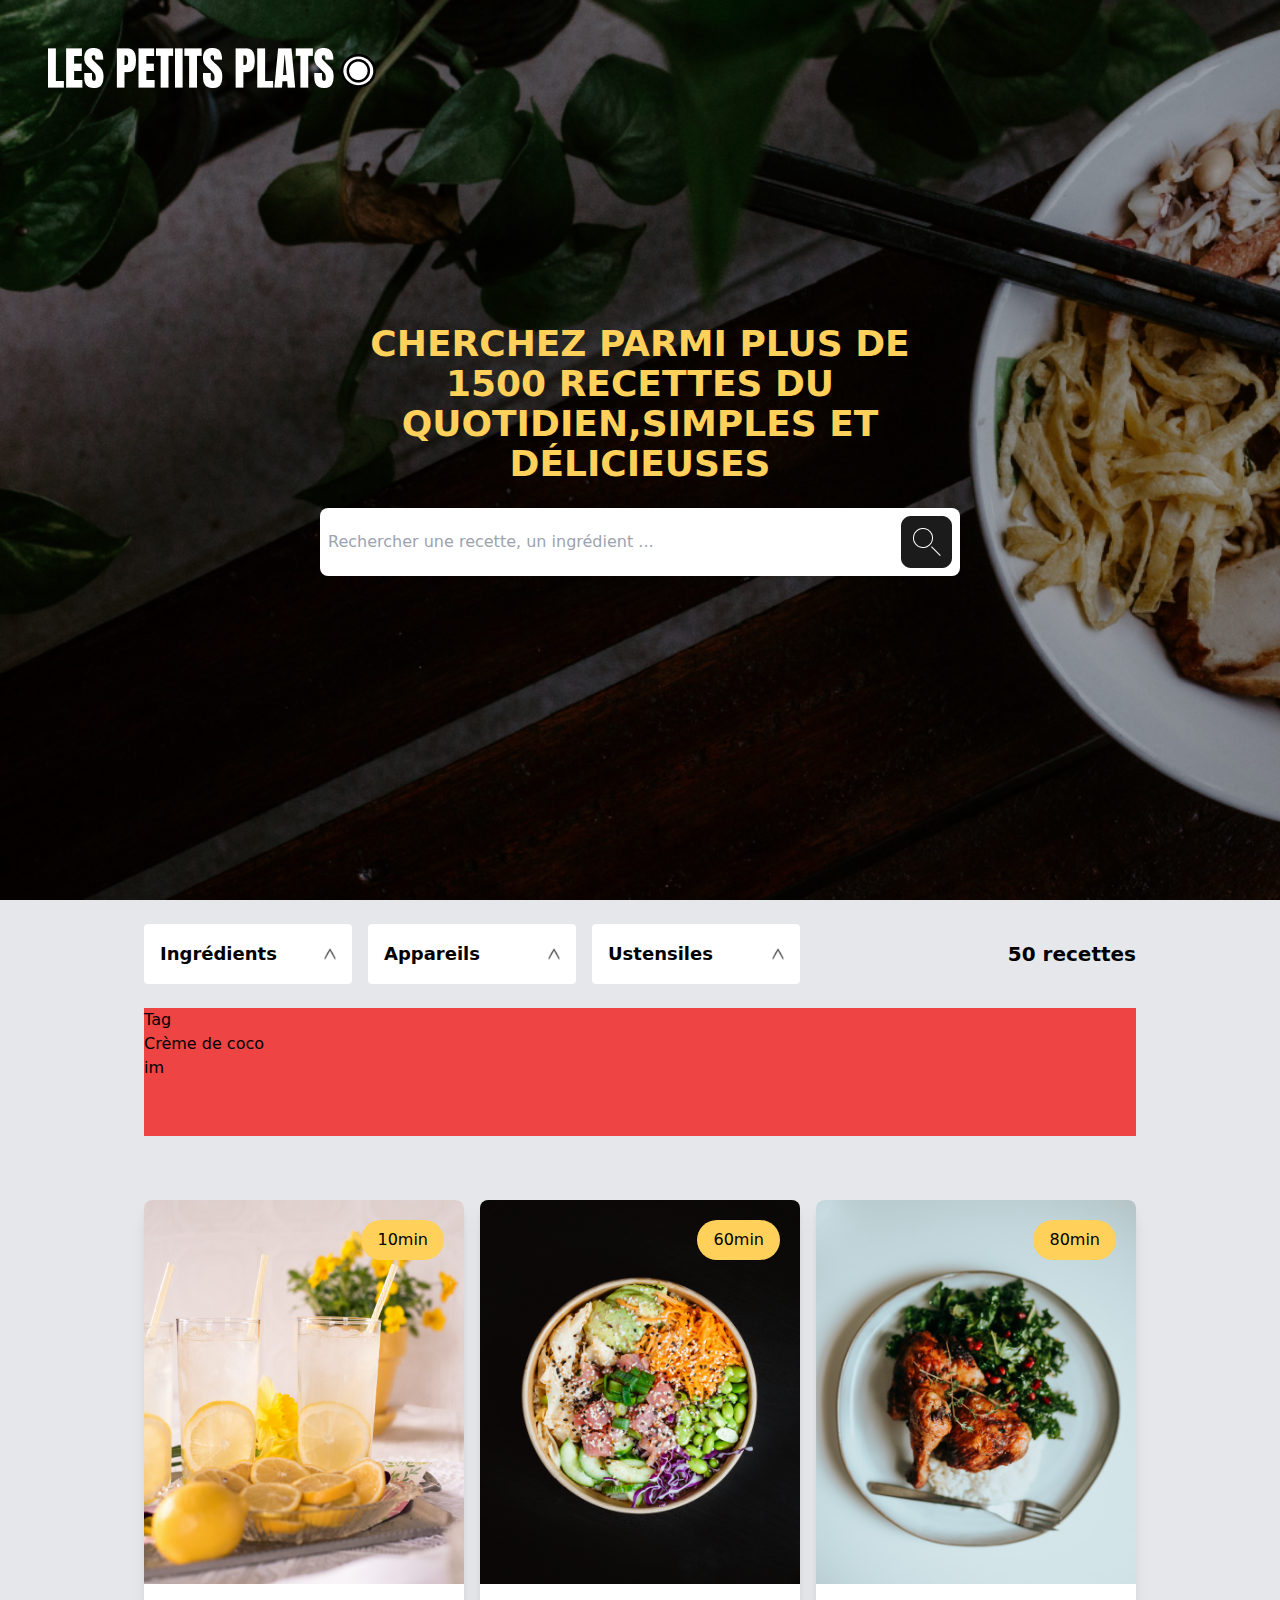
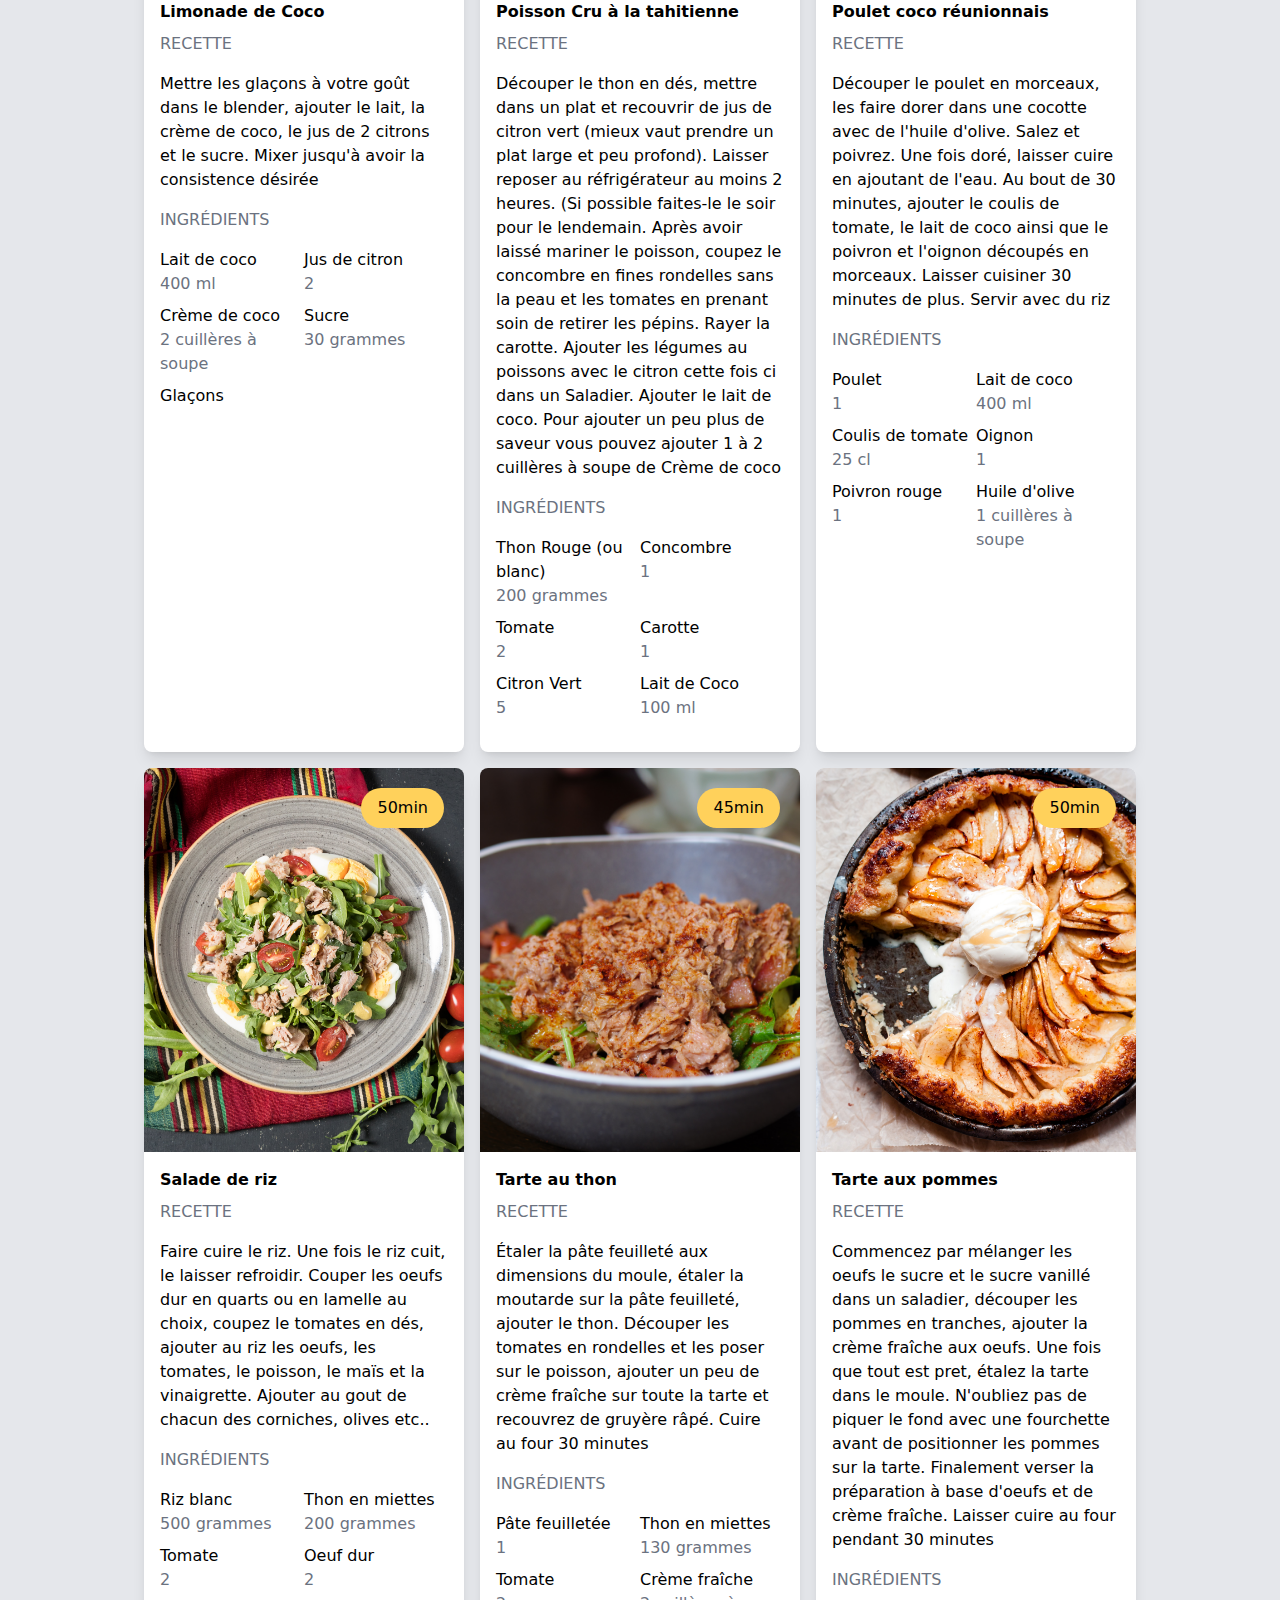
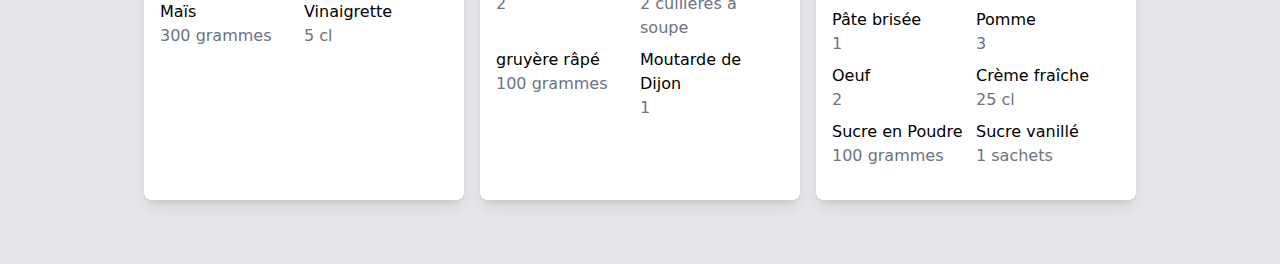
<file: src/index.html>
<!DOCTYPE html>
<html lang="fr">

<head>
    <meta charset="UTF-8">
    <meta name="viewport" content="width=device-width, initial-scale=1.0">
    <link href="./output.css" rel="stylesheet">

    <title>Les petit plats</title>
</head>

<body class="bg-gray-200">
    <header
        class="  bg-[url('./assets/Home.png')] bg-no-repeat bg-cover min-h-screen flex flex-col justify-center relative ">
        <img class="absolute top-12 left-12" src="assets/Logo.png" alt="logo">

        <div class="flex flex-col justify-center w-1/2 text-center m-auto  ">

            <h1 class="  text-4xl font-bold text-[#FFD15B] ">CHERCHEZ PARMI PLUS DE 1500 RECETTES
                DU QUOTIDIEN,SIMPLES ET DÉLICIEUSES</h1>

            <div class="mt-6  p-2 bg-white flex rounded-lg">
                <input type="text" id="search-input" class="w-full placeholder-shown:border-gray-500 "
                    placeholder="Rechercher une recette, un ingrédient ...">
                <img src="assets/search.png" alt="search" class="">
            </div>
        </div>
    </header>

    <div class="mx-36 my-6 flex  justify-between">



        <div class="flex gap-4">

            <div class="dropdown z-10  relative w-52 mx-auto">
                <div class="dropdown-toggle flex justify-between items-center p-4 bg-white cursor-pointer rounded">
                    <h3 class="text-lg font-semibold">Ingrédients</h3>
                    <img class="dropdown-icon w-3 h-3" src="./assets/dropdown-close.png" alt="Toggle Dropdown" />
                </div>
                <div
                    class="dropdown-content absolute hidden mt-2 bg-white shadow-md rounded p-4 max-h-60 overflow-y-auto">
                    <div class="flex justify-between items-center p-4 border-solid border-2">
                        <input type="text" class="dropdown-search-input" id="ingredients-search"
                            placeholder="Rechercher...">

                        <img src="./assets/search2.svg" alt="search2" class="w-4 h-4 mx-2" />
                    </div>
                    <p>Contenu du dropdown. Ajoutez des éléments ici.</p>
                </div>
            </div>

            <div class="dropdown z-10 relative w-52 mx-auto">
                <div class="dropdown-toggle flex justify-between items-center p-4 bg-white cursor-pointer rounded">
                    <h3 class="text-lg font-semibold">Appareils</h3>
                    <img class="dropdown-icon w-3 h-3" src="./assets/dropdown-close.png" alt="Toggle Dropdown" />
                </div>
                <div
                    class="dropdown-content absolute hidden mt-2 bg-white shadow-md rounded p-4 max-h-60 overflow-y-auto">
                    <div class="flex justify-between items-center p-4 border-solid border-2">
                        <input type="text" class="dropdown-search-input" id="appliance-search"
                            placeholder="Rechercher...">

                        <img src="./assets/search2.svg" alt="search2" class="w-4 h-4 mx-2" />
                    </div>
                    <p>Contenu du dropdown. Ajoutez des éléments ici.</p>
                </div>
            </div>

            <div class="dropdown z-10 relative w-52 mx-auto">
                <div class="dropdown-toggle flex justify-between items-center p-4 bg-white cursor-pointer rounded">
                    <h3 class="text-lg font-semibold">Ustensiles</h3>
                    <img class="dropdown-icon w-3 h-3" src="./assets/dropdown-close.png" alt="Toggle Dropdown" />
                </div>
                <div
                    class="dropdown-content absolute hidden mt-2 bg-white shadow-md rounded p-4 max-h-60 overflow-y-auto">
                    <div class="flex justify-between items-center p-4 border-solid border-2">
                        <input type="text" class="dropdown-search-input" id="ustensil-search"
                            placeholder="Rechercher...">

                        <img src="./assets/search2.svg" alt="search2" class="w-4 h-4 mx-2" />
                    </div>
                    <p>Contenu du dropdown. Ajoutez des éléments ici.</p>
                </div>
            </div>



        </div>

        <div class="flex items-center">
            <p id="recipe-count" class="font-bold text-xl">1500 recettes</p>
        </div>


    </div>

    <div class="mx-36 bg-red-500 min-h-32">

        <h2>Tag</h2>

        <div>
            <p>Crème de coco</p> im
        </div>
    </div>

    <div class="my-12 mx-32 min-h-32">


        <div id="recipes-container" class="p-4 grid grid-cols-3 gap-4 justify-items-center w-full">







        </div>




    </div>
    <script type="module" src="./scripts/main.js"></script>
</body>

</html>
</file>
<file: src/output.css>
*, ::before, ::after {
  --tw-border-spacing-x: 0;
  --tw-border-spacing-y: 0;
  --tw-translate-x: 0;
  --tw-translate-y: 0;
  --tw-rotate: 0;
  --tw-skew-x: 0;
  --tw-skew-y: 0;
  --tw-scale-x: 1;
  --tw-scale-y: 1;
  --tw-pan-x:  ;
  --tw-pan-y:  ;
  --tw-pinch-zoom:  ;
  --tw-scroll-snap-strictness: proximity;
  --tw-gradient-from-position:  ;
  --tw-gradient-via-position:  ;
  --tw-gradient-to-position:  ;
  --tw-ordinal:  ;
  --tw-slashed-zero:  ;
  --tw-numeric-figure:  ;
  --tw-numeric-spacing:  ;
  --tw-numeric-fraction:  ;
  --tw-ring-inset:  ;
  --tw-ring-offset-width: 0px;
  --tw-ring-offset-color: #fff;
  --tw-ring-color: rgb(59 130 246 / 0.5);
  --tw-ring-offset-shadow: 0 0 #0000;
  --tw-ring-shadow: 0 0 #0000;
  --tw-shadow: 0 0 #0000;
  --tw-shadow-colored: 0 0 #0000;
  --tw-blur:  ;
  --tw-brightness:  ;
  --tw-contrast:  ;
  --tw-grayscale:  ;
  --tw-hue-rotate:  ;
  --tw-invert:  ;
  --tw-saturate:  ;
  --tw-sepia:  ;
  --tw-drop-shadow:  ;
  --tw-backdrop-blur:  ;
  --tw-backdrop-brightness:  ;
  --tw-backdrop-contrast:  ;
  --tw-backdrop-grayscale:  ;
  --tw-backdrop-hue-rotate:  ;
  --tw-backdrop-invert:  ;
  --tw-backdrop-opacity:  ;
  --tw-backdrop-saturate:  ;
  --tw-backdrop-sepia:  ;
  --tw-contain-size:  ;
  --tw-contain-layout:  ;
  --tw-contain-paint:  ;
  --tw-contain-style:  ;
}

::backdrop {
  --tw-border-spacing-x: 0;
  --tw-border-spacing-y: 0;
  --tw-translate-x: 0;
  --tw-translate-y: 0;
  --tw-rotate: 0;
  --tw-skew-x: 0;
  --tw-skew-y: 0;
  --tw-scale-x: 1;
  --tw-scale-y: 1;
  --tw-pan-x:  ;
  --tw-pan-y:  ;
  --tw-pinch-zoom:  ;
  --tw-scroll-snap-strictness: proximity;
  --tw-gradient-from-position:  ;
  --tw-gradient-via-position:  ;
  --tw-gradient-to-position:  ;
  --tw-ordinal:  ;
  --tw-slashed-zero:  ;
  --tw-numeric-figure:  ;
  --tw-numeric-spacing:  ;
  --tw-numeric-fraction:  ;
  --tw-ring-inset:  ;
  --tw-ring-offset-width: 0px;
  --tw-ring-offset-color: #fff;
  --tw-ring-color: rgb(59 130 246 / 0.5);
  --tw-ring-offset-shadow: 0 0 #0000;
  --tw-ring-shadow: 0 0 #0000;
  --tw-shadow: 0 0 #0000;
  --tw-shadow-colored: 0 0 #0000;
  --tw-blur:  ;
  --tw-brightness:  ;
  --tw-contrast:  ;
  --tw-grayscale:  ;
  --tw-hue-rotate:  ;
  --tw-invert:  ;
  --tw-saturate:  ;
  --tw-sepia:  ;
  --tw-drop-shadow:  ;
  --tw-backdrop-blur:  ;
  --tw-backdrop-brightness:  ;
  --tw-backdrop-contrast:  ;
  --tw-backdrop-grayscale:  ;
  --tw-backdrop-hue-rotate:  ;
  --tw-backdrop-invert:  ;
  --tw-backdrop-opacity:  ;
  --tw-backdrop-saturate:  ;
  --tw-backdrop-sepia:  ;
  --tw-contain-size:  ;
  --tw-contain-layout:  ;
  --tw-contain-paint:  ;
  --tw-contain-style:  ;
}

/*
! tailwindcss v3.4.16 | MIT License | https://tailwindcss.com
*/

/*
1. Prevent padding and border from affecting element width. (https://github.com/mozdevs/cssremedy/issues/4)
2. Allow adding a border to an element by just adding a border-width. (https://github.com/tailwindcss/tailwindcss/pull/116)
*/

*,
::before,
::after {
  box-sizing: border-box;
  /* 1 */
  border-width: 0;
  /* 2 */
  border-style: solid;
  /* 2 */
  border-color: #e5e7eb;
  /* 2 */
}

::before,
::after {
  --tw-content: '';
}

/*
1. Use a consistent sensible line-height in all browsers.
2. Prevent adjustments of font size after orientation changes in iOS.
3. Use a more readable tab size.
4. Use the user's configured `sans` font-family by default.
5. Use the user's configured `sans` font-feature-settings by default.
6. Use the user's configured `sans` font-variation-settings by default.
7. Disable tap highlights on iOS
*/

html,
:host {
  line-height: 1.5;
  /* 1 */
  -webkit-text-size-adjust: 100%;
  /* 2 */
  -moz-tab-size: 4;
  /* 3 */
  -o-tab-size: 4;
     tab-size: 4;
  /* 3 */
  font-family: ui-sans-serif, system-ui, sans-serif, "Apple Color Emoji", "Segoe UI Emoji", "Segoe UI Symbol", "Noto Color Emoji";
  /* 4 */
  font-feature-settings: normal;
  /* 5 */
  font-variation-settings: normal;
  /* 6 */
  -webkit-tap-highlight-color: transparent;
  /* 7 */
}

/*
1. Remove the margin in all browsers.
2. Inherit line-height from `html` so users can set them as a class directly on the `html` element.
*/

body {
  margin: 0;
  /* 1 */
  line-height: inherit;
  /* 2 */
}

/*
1. Add the correct height in Firefox.
2. Correct the inheritance of border color in Firefox. (https://bugzilla.mozilla.org/show_bug.cgi?id=190655)
3. Ensure horizontal rules are visible by default.
*/

hr {
  height: 0;
  /* 1 */
  color: inherit;
  /* 2 */
  border-top-width: 1px;
  /* 3 */
}

/*
Add the correct text decoration in Chrome, Edge, and Safari.
*/

abbr:where([title]) {
  -webkit-text-decoration: underline dotted;
          text-decoration: underline dotted;
}

/*
Remove the default font size and weight for headings.
*/

h1,
h2,
h3,
h4,
h5,
h6 {
  font-size: inherit;
  font-weight: inherit;
}

/*
Reset links to optimize for opt-in styling instead of opt-out.
*/

a {
  color: inherit;
  text-decoration: inherit;
}

/*
Add the correct font weight in Edge and Safari.
*/

b,
strong {
  font-weight: bolder;
}

/*
1. Use the user's configured `mono` font-family by default.
2. Use the user's configured `mono` font-feature-settings by default.
3. Use the user's configured `mono` font-variation-settings by default.
4. Correct the odd `em` font sizing in all browsers.
*/

code,
kbd,
samp,
pre {
  font-family: ui-monospace, SFMono-Regular, Menlo, Monaco, Consolas, "Liberation Mono", "Courier New", monospace;
  /* 1 */
  font-feature-settings: normal;
  /* 2 */
  font-variation-settings: normal;
  /* 3 */
  font-size: 1em;
  /* 4 */
}

/*
Add the correct font size in all browsers.
*/

small {
  font-size: 80%;
}

/*
Prevent `sub` and `sup` elements from affecting the line height in all browsers.
*/

sub,
sup {
  font-size: 75%;
  line-height: 0;
  position: relative;
  vertical-align: baseline;
}

sub {
  bottom: -0.25em;
}

sup {
  top: -0.5em;
}

/*
1. Remove text indentation from table contents in Chrome and Safari. (https://bugs.chromium.org/p/chromium/issues/detail?id=999088, https://bugs.webkit.org/show_bug.cgi?id=201297)
2. Correct table border color inheritance in all Chrome and Safari. (https://bugs.chromium.org/p/chromium/issues/detail?id=935729, https://bugs.webkit.org/show_bug.cgi?id=195016)
3. Remove gaps between table borders by default.
*/

table {
  text-indent: 0;
  /* 1 */
  border-color: inherit;
  /* 2 */
  border-collapse: collapse;
  /* 3 */
}

/*
1. Change the font styles in all browsers.
2. Remove the margin in Firefox and Safari.
3. Remove default padding in all browsers.
*/

button,
input,
optgroup,
select,
textarea {
  font-family: inherit;
  /* 1 */
  font-feature-settings: inherit;
  /* 1 */
  font-variation-settings: inherit;
  /* 1 */
  font-size: 100%;
  /* 1 */
  font-weight: inherit;
  /* 1 */
  line-height: inherit;
  /* 1 */
  letter-spacing: inherit;
  /* 1 */
  color: inherit;
  /* 1 */
  margin: 0;
  /* 2 */
  padding: 0;
  /* 3 */
}

/*
Remove the inheritance of text transform in Edge and Firefox.
*/

button,
select {
  text-transform: none;
}

/*
1. Correct the inability to style clickable types in iOS and Safari.
2. Remove default button styles.
*/

button,
input:where([type='button']),
input:where([type='reset']),
input:where([type='submit']) {
  -webkit-appearance: button;
  /* 1 */
  background-color: transparent;
  /* 2 */
  background-image: none;
  /* 2 */
}

/*
Use the modern Firefox focus style for all focusable elements.
*/

:-moz-focusring {
  outline: auto;
}

/*
Remove the additional `:invalid` styles in Firefox. (https://github.com/mozilla/gecko-dev/blob/2f9eacd9d3d995c937b4251a5557d95d494c9be1/layout/style/res/forms.css#L728-L737)
*/

:-moz-ui-invalid {
  box-shadow: none;
}

/*
Add the correct vertical alignment in Chrome and Firefox.
*/

progress {
  vertical-align: baseline;
}

/*
Correct the cursor style of increment and decrement buttons in Safari.
*/

::-webkit-inner-spin-button,
::-webkit-outer-spin-button {
  height: auto;
}

/*
1. Correct the odd appearance in Chrome and Safari.
2. Correct the outline style in Safari.
*/

[type='search'] {
  -webkit-appearance: textfield;
  /* 1 */
  outline-offset: -2px;
  /* 2 */
}

/*
Remove the inner padding in Chrome and Safari on macOS.
*/

::-webkit-search-decoration {
  -webkit-appearance: none;
}

/*
1. Correct the inability to style clickable types in iOS and Safari.
2. Change font properties to `inherit` in Safari.
*/

::-webkit-file-upload-button {
  -webkit-appearance: button;
  /* 1 */
  font: inherit;
  /* 2 */
}

/*
Add the correct display in Chrome and Safari.
*/

summary {
  display: list-item;
}

/*
Removes the default spacing and border for appropriate elements.
*/

blockquote,
dl,
dd,
h1,
h2,
h3,
h4,
h5,
h6,
hr,
figure,
p,
pre {
  margin: 0;
}

fieldset {
  margin: 0;
  padding: 0;
}

legend {
  padding: 0;
}

ol,
ul,
menu {
  list-style: none;
  margin: 0;
  padding: 0;
}

/*
Reset default styling for dialogs.
*/

dialog {
  padding: 0;
}

/*
Prevent resizing textareas horizontally by default.
*/

textarea {
  resize: vertical;
}

/*
1. Reset the default placeholder opacity in Firefox. (https://github.com/tailwindlabs/tailwindcss/issues/3300)
2. Set the default placeholder color to the user's configured gray 400 color.
*/

input::-moz-placeholder, textarea::-moz-placeholder {
  opacity: 1;
  /* 1 */
  color: #9ca3af;
  /* 2 */
}

input::placeholder,
textarea::placeholder {
  opacity: 1;
  /* 1 */
  color: #9ca3af;
  /* 2 */
}

/*
Set the default cursor for buttons.
*/

button,
[role="button"] {
  cursor: pointer;
}

/*
Make sure disabled buttons don't get the pointer cursor.
*/

:disabled {
  cursor: default;
}

/*
1. Make replaced elements `display: block` by default. (https://github.com/mozdevs/cssremedy/issues/14)
2. Add `vertical-align: middle` to align replaced elements more sensibly by default. (https://github.com/jensimmons/cssremedy/issues/14#issuecomment-634934210)
   This can trigger a poorly considered lint error in some tools but is included by design.
*/

img,
svg,
video,
canvas,
audio,
iframe,
embed,
object {
  display: block;
  /* 1 */
  vertical-align: middle;
  /* 2 */
}

/*
Constrain images and videos to the parent width and preserve their intrinsic aspect ratio. (https://github.com/mozdevs/cssremedy/issues/14)
*/

img,
video {
  max-width: 100%;
  height: auto;
}

/* Make elements with the HTML hidden attribute stay hidden by default */

[hidden]:where(:not([hidden="until-found"])) {
  display: none;
}

@font-face {
  font-family: "Anton";

  font-style: normal;

  font-weight: 400;

  font-display: swap;

  src: url(/assets/fonts/Anton-Regular.ttf) format("ttf");
}

.absolute {
  position: absolute;
}

.relative {
  position: relative;
}

.left-12 {
  left: 3rem;
}

.right-5 {
  right: 1.25rem;
}

.top-12 {
  top: 3rem;
}

.top-5 {
  top: 1.25rem;
}

.z-10 {
  z-index: 10;
}

.m-auto {
  margin: auto;
}

.mx-32 {
  margin-left: 8rem;
  margin-right: 8rem;
}

.mx-36 {
  margin-left: 9rem;
  margin-right: 9rem;
}

.mx-4 {
  margin-left: 1rem;
  margin-right: 1rem;
}

.my-12 {
  margin-top: 3rem;
  margin-bottom: 3rem;
}

.my-2 {
  margin-top: 0.5rem;
  margin-bottom: 0.5rem;
}

.my-6 {
  margin-top: 1.5rem;
  margin-bottom: 1.5rem;
}

.mx-auto {
  margin-left: auto;
  margin-right: auto;
}

.mx-2 {
  margin-left: 0.5rem;
  margin-right: 0.5rem;
}

.mb-2 {
  margin-bottom: 0.5rem;
}

.mt-6 {
  margin-top: 1.5rem;
}

.mt-10 {
  margin-top: 2.5rem;
}

.mt-2 {
  margin-top: 0.5rem;
}

.flex {
  display: flex;
}

.grid {
  display: grid;
}

.hidden {
  display: none;
}

.h-12 {
  height: 3rem;
}

.h-96 {
  height: 24rem;
}

.h-6 {
  height: 1.5rem;
}

.h-4 {
  height: 1rem;
}

.h-2 {
  height: 0.5rem;
}

.h-3 {
  height: 0.75rem;
}

.max-h-12 {
  max-height: 3rem;
}

.max-h-28 {
  max-height: 7rem;
}

.max-h-80 {
  max-height: 20rem;
}

.max-h-60 {
  max-height: 15rem;
}

.min-h-32 {
  min-height: 8rem;
}

.min-h-screen {
  min-height: 100vh;
}

.w-1\/2 {
  width: 50%;
}

.w-full {
  width: 100%;
}

.w-6 {
  width: 1.5rem;
}

.w-64 {
  width: 16rem;
}

.w-4 {
  width: 1rem;
}

.w-2 {
  width: 0.5rem;
}

.w-3 {
  width: 0.75rem;
}

.w-40 {
  width: 10rem;
}

.w-52 {
  width: 13rem;
}

.cursor-pointer {
  cursor: pointer;
}

.grid-cols-2 {
  grid-template-columns: repeat(2, minmax(0, 1fr));
}

.grid-cols-3 {
  grid-template-columns: repeat(3, minmax(0, 1fr));
}

.flex-col {
  flex-direction: column;
}

.items-center {
  align-items: center;
}

.justify-center {
  justify-content: center;
}

.justify-between {
  justify-content: space-between;
}

.justify-items-center {
  justify-items: center;
}

.gap-4 {
  gap: 1rem;
}

.overflow-hidden {
  overflow: hidden;
}

.overflow-y-auto {
  overflow-y: auto;
}

.scroll-smooth {
  scroll-behavior: smooth;
}

.rounded-full {
  border-radius: 9999px;
}

.rounded-lg {
  border-radius: 0.5rem;
}

.rounded {
  border-radius: 0.25rem;
}

.rounded-t-lg {
  border-top-left-radius: 0.5rem;
  border-top-right-radius: 0.5rem;
}

.border-2 {
  border-width: 2px;
}

.border-solid {
  border-style: solid;
}

.border-gray-500 {
  --tw-border-opacity: 1;
  border-color: rgb(107 114 128 / var(--tw-border-opacity, 1));
}

.bg-\[\#FFD15B\] {
  --tw-bg-opacity: 1;
  background-color: rgb(255 209 91 / var(--tw-bg-opacity, 1));
}

.bg-gray-200 {
  --tw-bg-opacity: 1;
  background-color: rgb(229 231 235 / var(--tw-bg-opacity, 1));
}

.bg-red-500 {
  --tw-bg-opacity: 1;
  background-color: rgb(239 68 68 / var(--tw-bg-opacity, 1));
}

.bg-white {
  --tw-bg-opacity: 1;
  background-color: rgb(255 255 255 / var(--tw-bg-opacity, 1));
}

.bg-red-600 {
  --tw-bg-opacity: 1;
  background-color: rgb(220 38 38 / var(--tw-bg-opacity, 1));
}

.bg-\[url\(\'\.\/assets\/Home\.png\'\)\] {
  background-image: url('./assets/Home.png');
}

.bg-cover {
  background-size: cover;
}

.bg-no-repeat {
  background-repeat: no-repeat;
}

.object-cover {
  -o-object-fit: cover;
     object-fit: cover;
}

.p-2 {
  padding: 0.5rem;
}

.p-4 {
  padding: 1rem;
}

.px-4 {
  padding-left: 1rem;
  padding-right: 1rem;
}

.py-2 {
  padding-top: 0.5rem;
  padding-bottom: 0.5rem;
}

.text-center {
  text-align: center;
}

.text-4xl {
  font-size: 2.25rem;
  line-height: 2.5rem;
}

.text-xl {
  font-size: 1.25rem;
  line-height: 1.75rem;
}

.text-lg {
  font-size: 1.125rem;
  line-height: 1.75rem;
}

.font-bold {
  font-weight: 700;
}

.font-semibold {
  font-weight: 600;
}

.uppercase {
  text-transform: uppercase;
}

.capitalize {
  text-transform: capitalize;
}

.normal-case {
  text-transform: none;
}

.text-\[\#FFD15B\] {
  --tw-text-opacity: 1;
  color: rgb(255 209 91 / var(--tw-text-opacity, 1));
}

.text-gray-500 {
  --tw-text-opacity: 1;
  color: rgb(107 114 128 / var(--tw-text-opacity, 1));
}

.shadow-lg {
  --tw-shadow: 0 10px 15px -3px rgb(0 0 0 / 0.1), 0 4px 6px -4px rgb(0 0 0 / 0.1);
  --tw-shadow-colored: 0 10px 15px -3px var(--tw-shadow-color), 0 4px 6px -4px var(--tw-shadow-color);
  box-shadow: var(--tw-ring-offset-shadow, 0 0 #0000), var(--tw-ring-shadow, 0 0 #0000), var(--tw-shadow);
}

.shadow-md {
  --tw-shadow: 0 4px 6px -1px rgb(0 0 0 / 0.1), 0 2px 4px -2px rgb(0 0 0 / 0.1);
  --tw-shadow-colored: 0 4px 6px -1px var(--tw-shadow-color), 0 2px 4px -2px var(--tw-shadow-color);
  box-shadow: var(--tw-ring-offset-shadow, 0 0 #0000), var(--tw-ring-shadow, 0 0 #0000), var(--tw-shadow);
}

.placeholder-shown\:border-gray-500:-moz-placeholder-shown {
  --tw-border-opacity: 1;
  border-color: rgb(107 114 128 / var(--tw-border-opacity, 1));
}

.placeholder-shown\:border-gray-500:placeholder-shown {
  --tw-border-opacity: 1;
  border-color: rgb(107 114 128 / var(--tw-border-opacity, 1));
}
</file>
